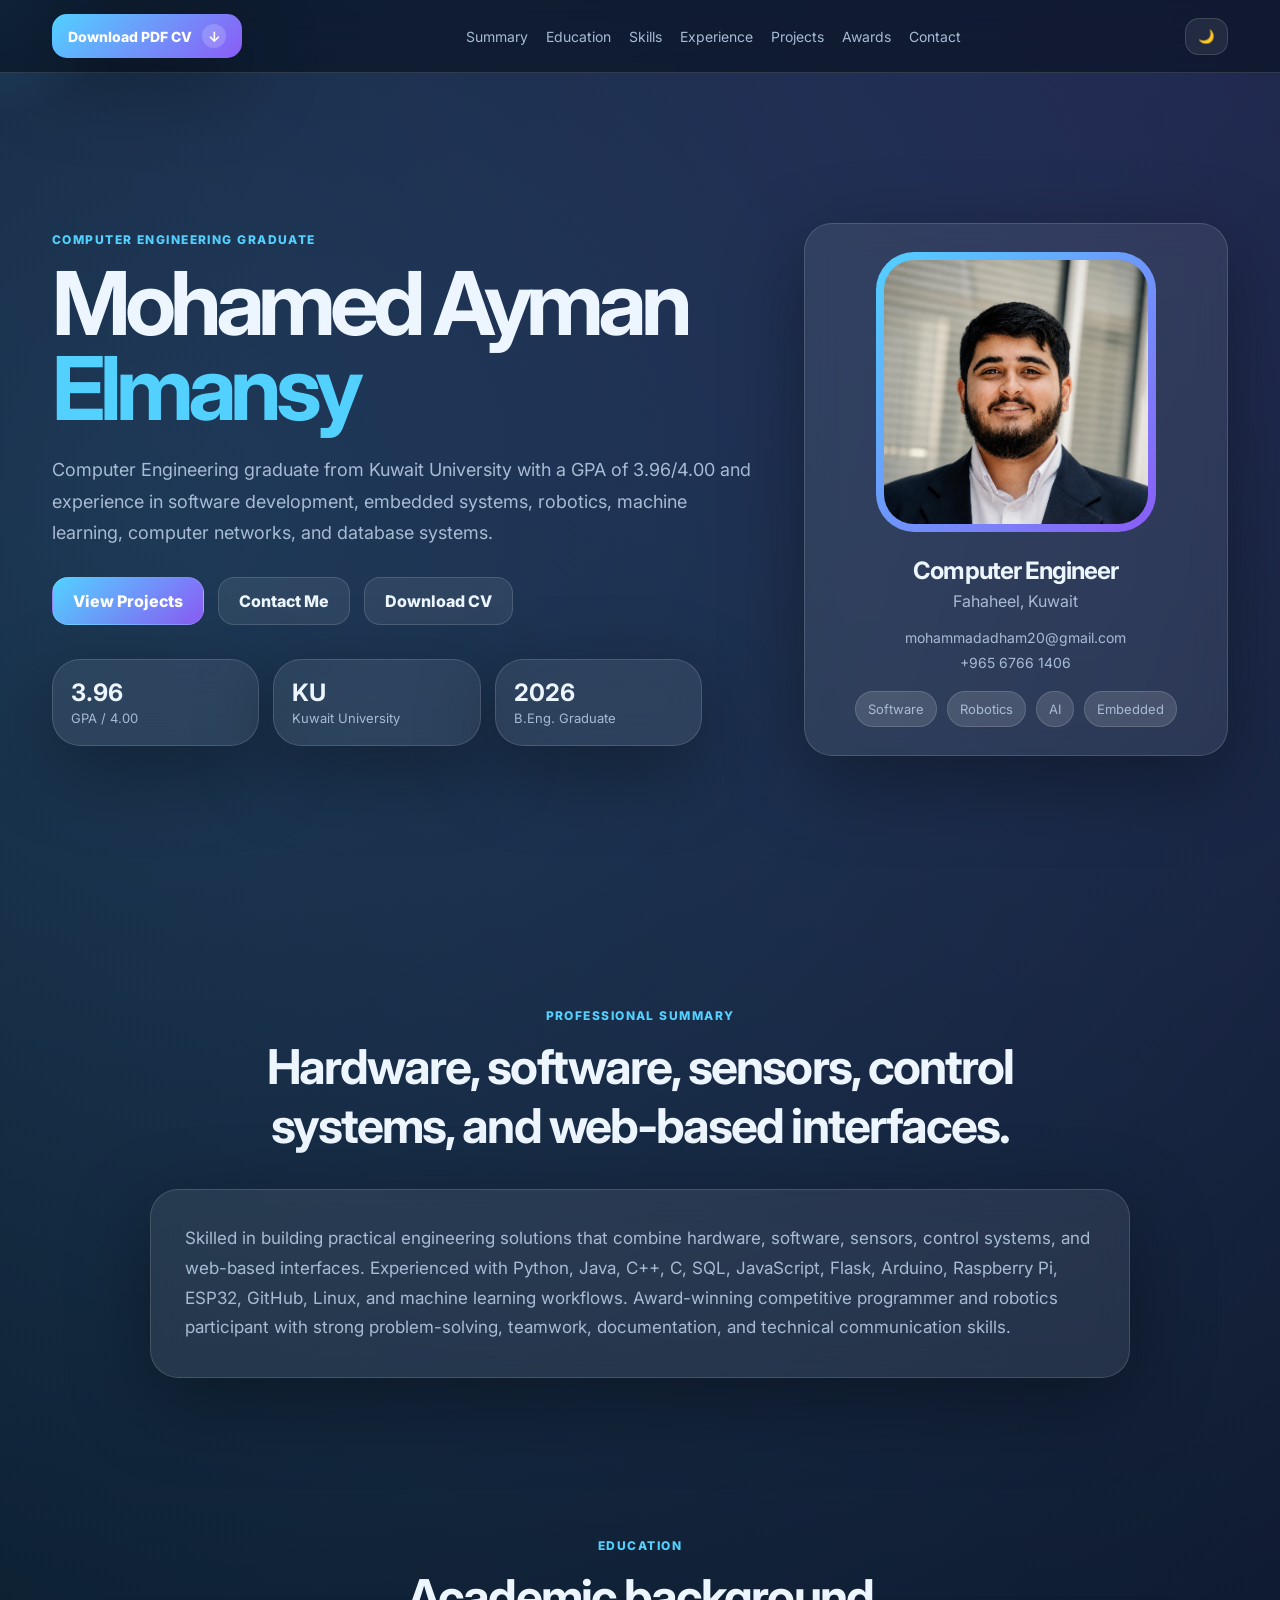
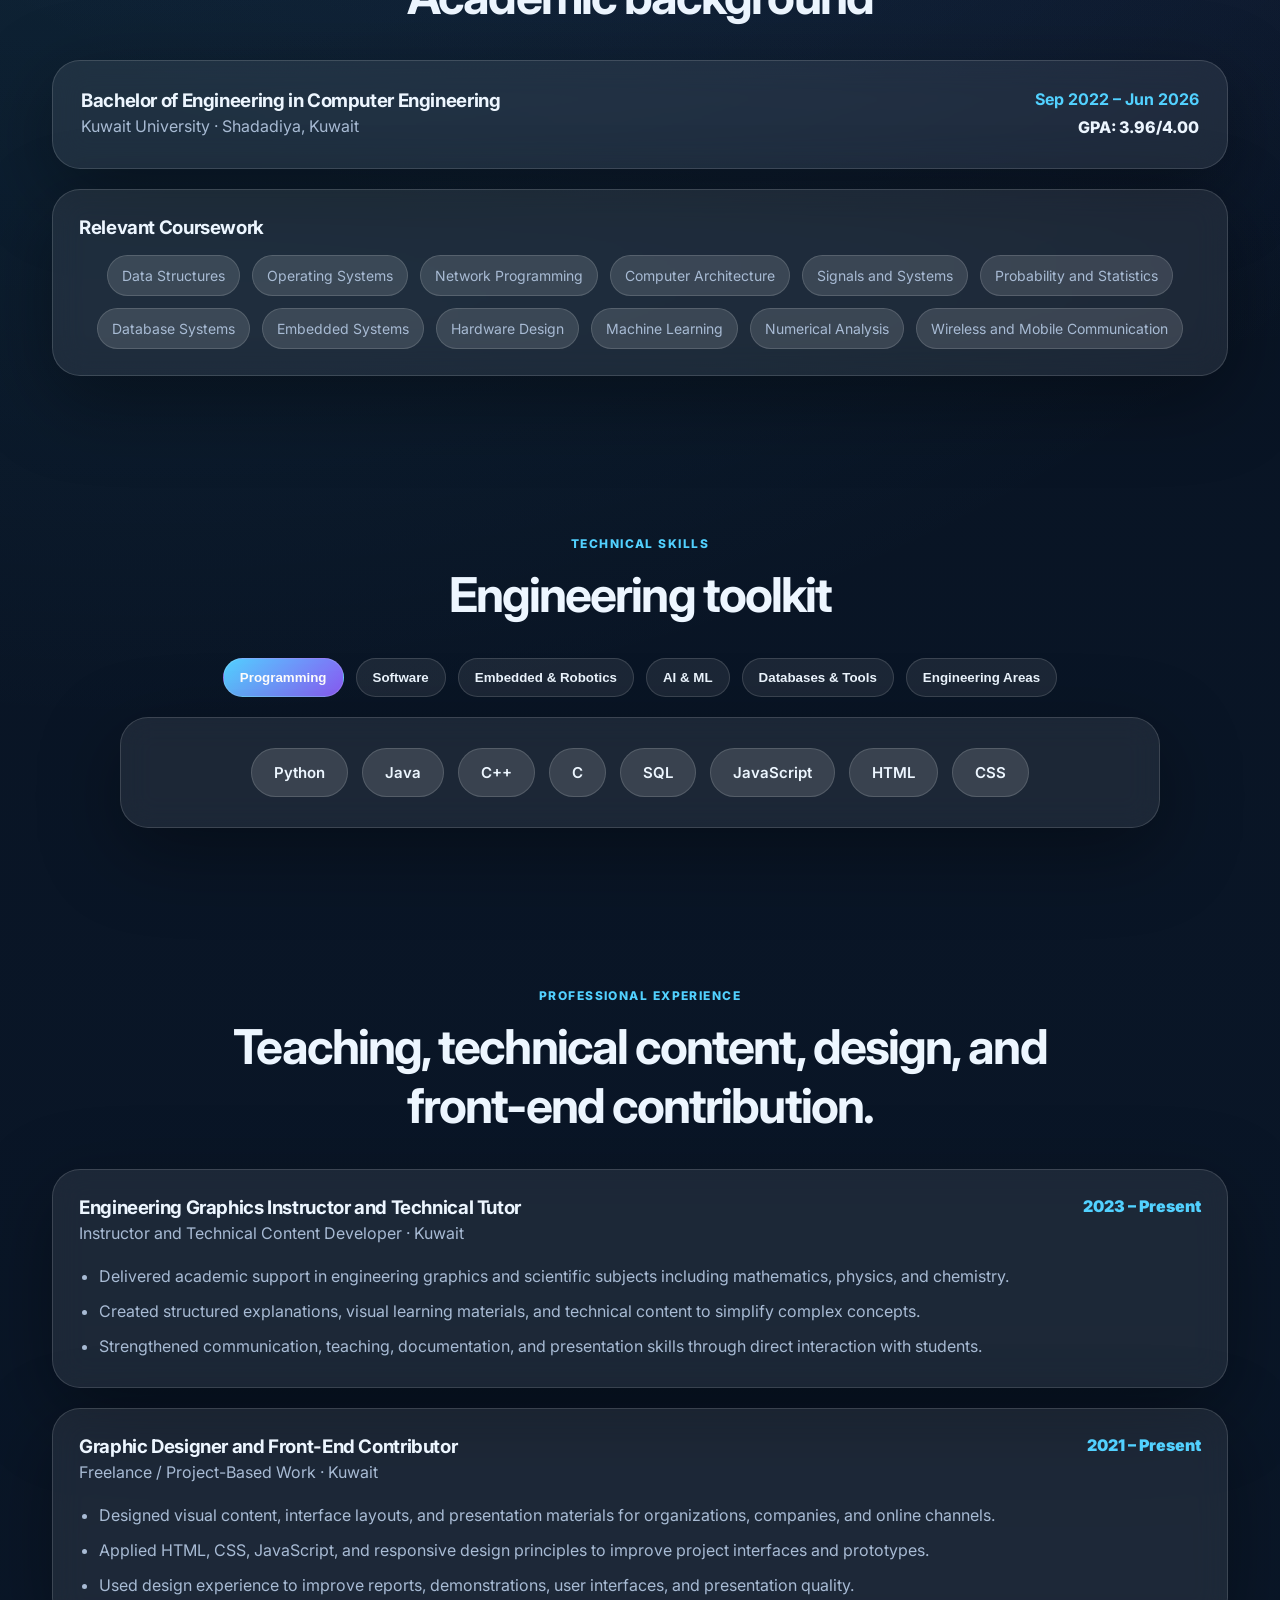
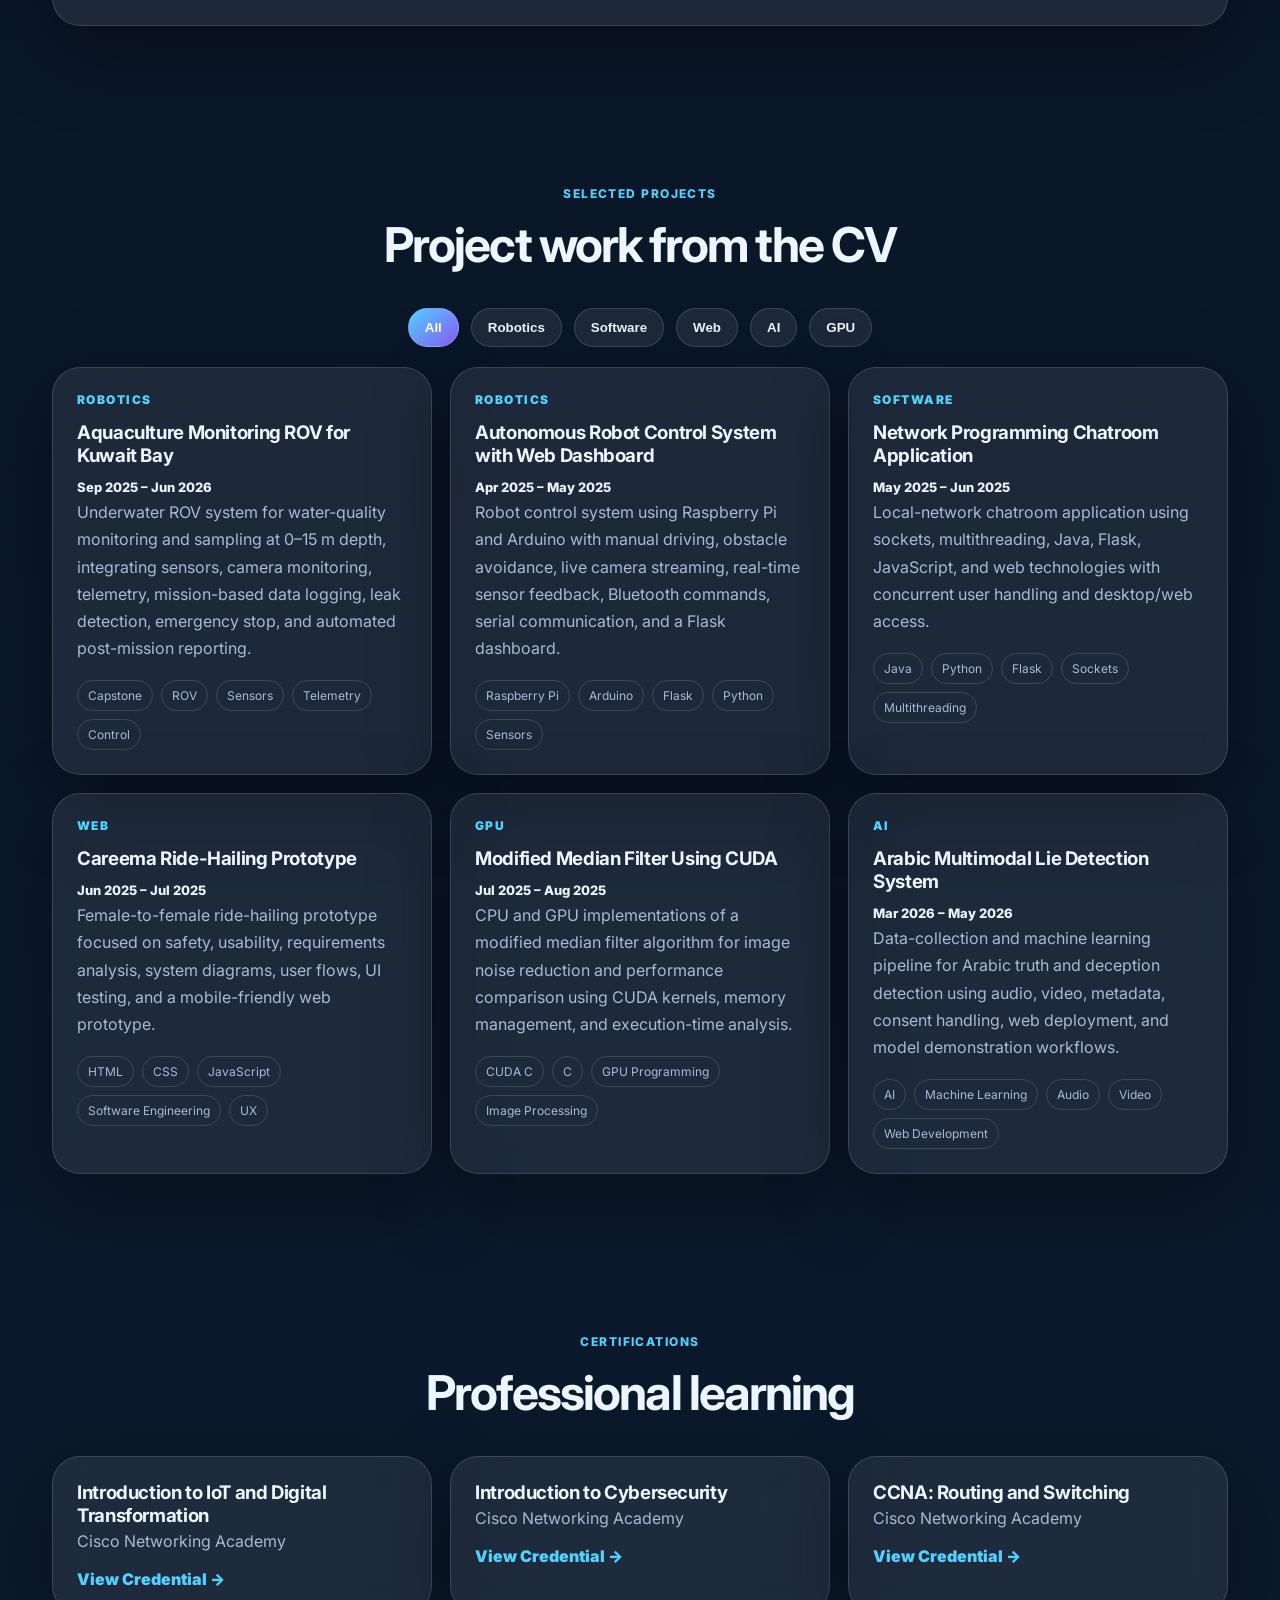
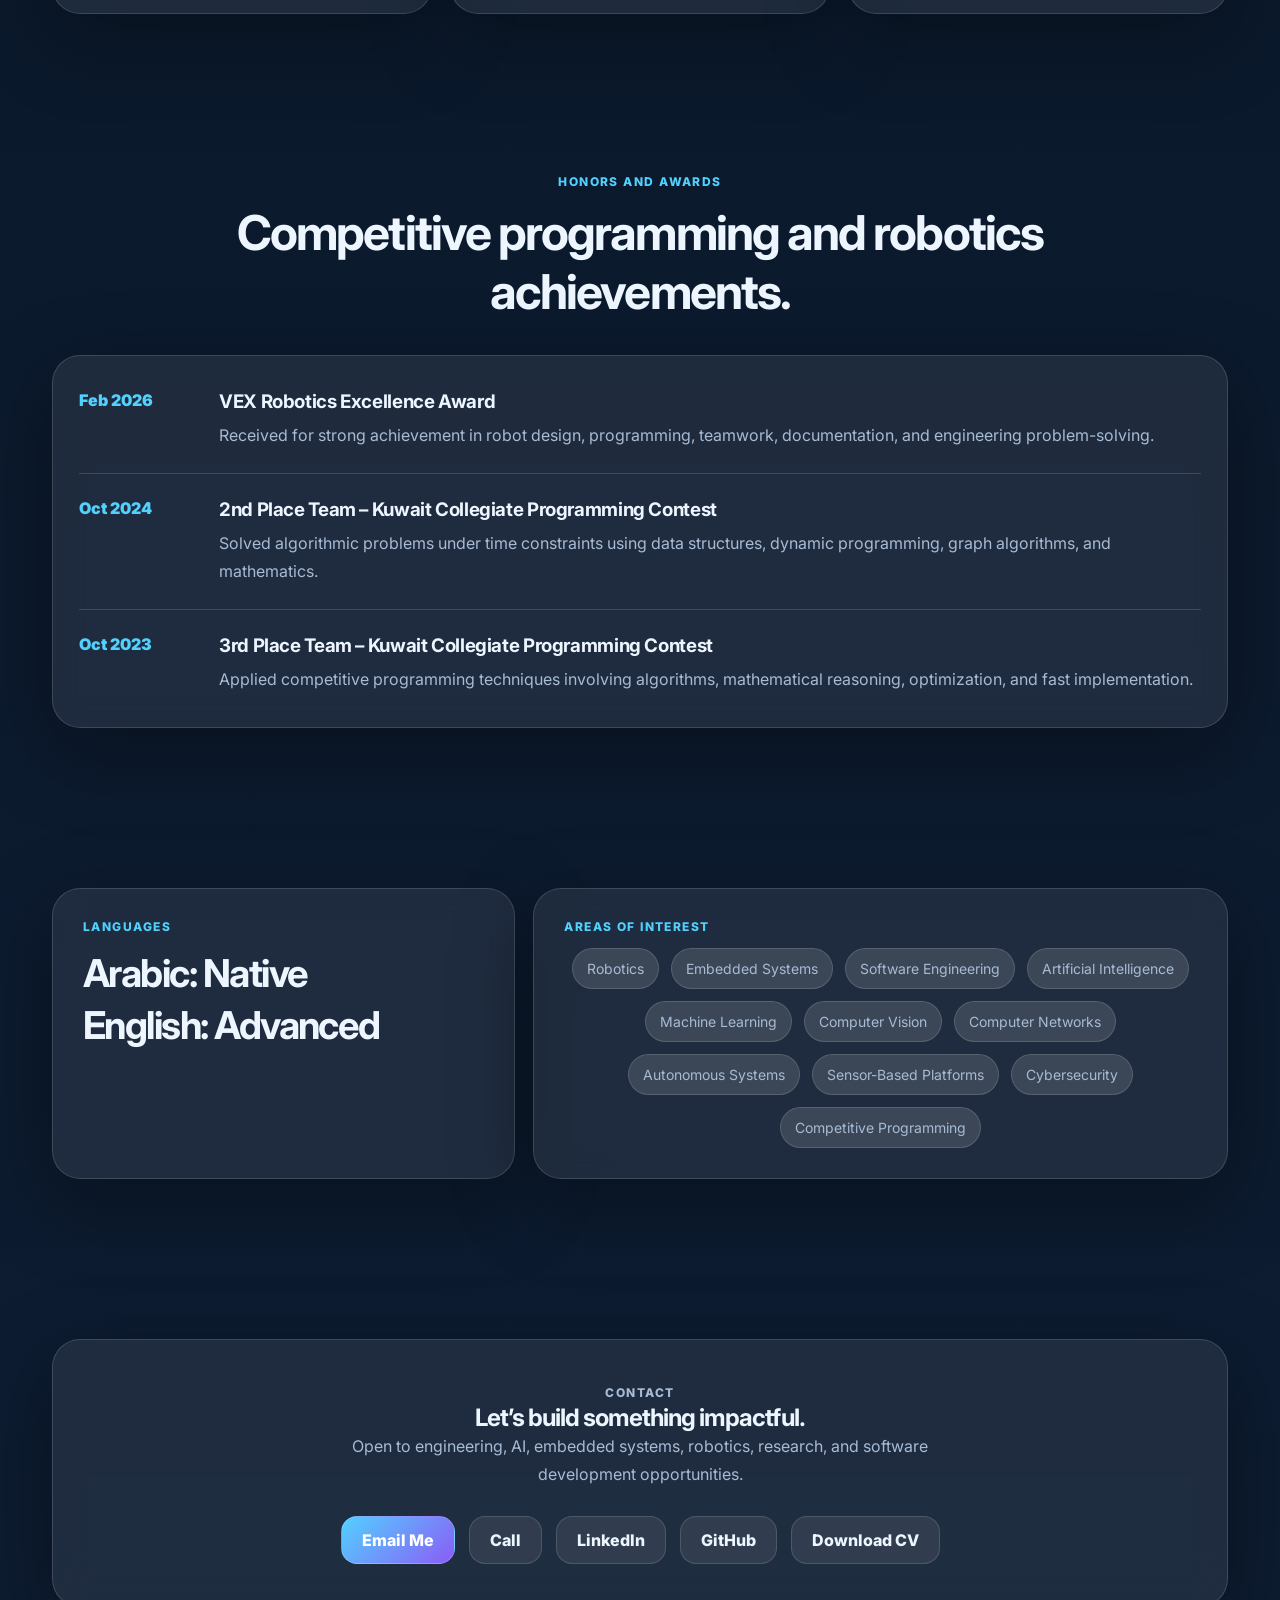
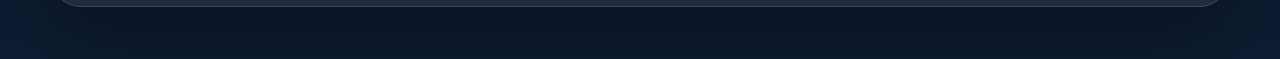
<file: index.html>
<!DOCTYPE html>
<html lang="en">
<head>
  <meta charset="UTF-8" />
  <meta name="viewport" content="width=device-width, initial-scale=1.0" />
  <title>Mohamed Ayman Elmansy | Computer Engineering Graduate</title>
  <meta name="description" content="Professional interactive CV website for Mohamed Ayman Elmansy, Computer Engineering Graduate from Kuwait University." />
  <link rel="preconnect" href="https://fonts.googleapis.com">
  <link rel="preconnect" href="https://fonts.gstatic.com" crossorigin>
  <link href="https://fonts.googleapis.com/css2?family=Inter:wght@400;500;600;700;800;900&display=swap" rel="stylesheet">
  <link rel="stylesheet" href="style.css" />
</head>
<body>
  <div class="cursor-glow" id="cursorGlow"></div>

  <header class="site-header" id="top">
    <nav class="navbar">
      <a class="download-cv top-download" href="assets/Mohamed_Ayman_Elmansy_CV.pdf" download>
        <span>Download PDF CV</span>
        <strong>↓</strong>
      </a>

      <button class="menu-toggle" id="menuToggle" aria-label="Toggle navigation">☰</button>

      <div class="nav-links" id="navLinks">
        <a href="#about">Summary</a>
        <a href="#education">Education</a>
        <a href="#skills">Skills</a>
        <a href="#experience">Experience</a>
        <a href="#projects">Projects</a>
        <a href="#awards">Awards</a>
        <a href="#contact">Contact</a>
      </div>

      <button class="theme-toggle" id="themeToggle" aria-label="Toggle theme">🌙</button>
    </nav>
  </header>

  <main>
    <section class="hero section">
      <div class="hero-content reveal">
        <p class="eyebrow">Computer Engineering Graduate</p>
        <h1>Mohamed Ayman<br><span>Elmansy</span></h1>
        <p class="hero-text">
          Computer Engineering graduate from Kuwait University with a GPA of 3.96/4.00 and experience in software development,
          embedded systems, robotics, machine learning, computer networks, and database systems.
        </p>

        <div class="hero-actions">
          <a class="btn primary" href="#projects">View Projects</a>
          <a class="btn secondary" href="#contact">Contact Me</a>
          <a class="btn secondary" href="assets/Mohamed_Ayman_Elmansy_CV.pdf" download>Download CV</a>
        </div>

        <div class="hero-stats">
          <div><strong>3.96</strong><span>GPA / 4.00</span></div>
          <div><strong>KU</strong><span>Kuwait University</span></div>
          <div><strong>2026</strong><span>B.Eng. Graduate</span></div>
        </div>
      </div>

      <div class="profile-card reveal">
        <div class="photo-frame">
          <img class="profile-photo" src="assets/Profile.jpg" alt="Mohamed Ayman Elmansy profile photo" onerror="this.style.display='none'; this.nextElementSibling.style.display='grid';">
          <div class="photo-placeholder">Add<br>Photo</div>
        </div>

        <h2>Computer Engineer</h2>
        <p>Fahaheel, Kuwait</p>

        <div class="quick-contact">
          <a href="mailto:mohammadadham20@gmail.com">mohammadadham20@gmail.com</a>
          <a href="tel:+96567661406">+965 6766 1406</a>
        </div>

        <div class="profile-tags">
          <span>Software</span><span>Robotics</span><span>AI</span><span>Embedded</span>
        </div>
      </div>
    </section>

    <section class="section about" id="about">
      <div class="section-heading reveal">
        <p class="eyebrow">Professional Summary</p>
        <h2>Hardware, software, sensors, control systems, and web-based interfaces.</h2>
      </div>

      <div class="summary-card reveal">
        <p>
          Skilled in building practical engineering solutions that combine hardware, software, sensors, control systems,
          and web-based interfaces. Experienced with Python, Java, C++, C, SQL, JavaScript, Flask, Arduino,
          Raspberry Pi, ESP32, GitHub, Linux, and machine learning workflows. Award-winning competitive programmer
          and robotics participant with strong problem-solving, teamwork, documentation, and technical communication skills.
        </p>
      </div>
    </section>

    <section class="section education" id="education">
      <div class="section-heading reveal">
        <p class="eyebrow">Education</p>
        <h2>Academic background</h2>
      </div>

      <div class="education-card reveal">
        <div>
          <h3>Bachelor of Engineering in Computer Engineering</h3>
          <p>Kuwait University · Shadadiya, Kuwait</p>
        </div>
        <div class="education-meta">
          <strong>Sep 2022 – Jun 2026</strong>
          <span>GPA: 3.96/4.00</span>
        </div>
      </div>

      <div class="coursework reveal">
        <h3>Relevant Coursework</h3>
        <div class="coursework-grid">
          <span>Data Structures</span>
          <span>Operating Systems</span>
          <span>Network Programming</span>
          <span>Computer Architecture</span>
          <span>Signals and Systems</span>
          <span>Probability and Statistics</span>
          <span>Database Systems</span>
          <span>Embedded Systems</span>
          <span>Hardware Design</span>
          <span>Machine Learning</span>
          <span>Numerical Analysis</span>
          <span>Wireless and Mobile Communication</span>
        </div>
      </div>
    </section>

    <section class="section skills" id="skills">
      <div class="section-heading reveal">
        <p class="eyebrow">Technical Skills</p>
        <h2>Engineering toolkit</h2>
      </div>

      <div class="skill-tabs reveal">
        <button class="tab active" data-tab="programming">Programming</button>
        <button class="tab" data-tab="software">Software</button>
        <button class="tab" data-tab="embedded">Embedded & Robotics</button>
        <button class="tab" data-tab="ai">AI & ML</button>
        <button class="tab" data-tab="tools">Databases & Tools</button>
        <button class="tab" data-tab="areas">Engineering Areas</button>
      </div>

      <div class="skills-panel reveal" id="skillsPanel"></div>
    </section>

    <section class="section experience" id="experience">
      <div class="section-heading reveal">
        <p class="eyebrow">Professional Experience</p>
        <h2>Teaching, technical content, design, and front-end contribution.</h2>
      </div>

      <div class="experience-grid">
        <article class="experience-card reveal">
          <div class="card-head">
            <div>
              <h3>Engineering Graphics Instructor and Technical Tutor</h3>
              <p>Instructor and Technical Content Developer · Kuwait</p>
            </div>
            <span>2023 – Present</span>
          </div>
          <ul>
            <li>Delivered academic support in engineering graphics and scientific subjects including mathematics, physics, and chemistry.</li>
            <li>Created structured explanations, visual learning materials, and technical content to simplify complex concepts.</li>
            <li>Strengthened communication, teaching, documentation, and presentation skills through direct interaction with students.</li>
          </ul>
        </article>

        <article class="experience-card reveal">
          <div class="card-head">
            <div>
              <h3>Graphic Designer and Front-End Contributor</h3>
              <p>Freelance / Project-Based Work · Kuwait</p>
            </div>
            <span>2021 – Present</span>
          </div>
          <ul>
            <li>Designed visual content, interface layouts, and presentation materials for organizations, companies, and online channels.</li>
            <li>Applied HTML, CSS, JavaScript, and responsive design principles to improve project interfaces and prototypes.</li>
            <li>Used design experience to improve reports, demonstrations, user interfaces, and presentation quality.</li>
          </ul>
        </article>
      </div>
    </section>

    <section class="section projects" id="projects">
      <div class="section-heading reveal">
        <p class="eyebrow">Selected Projects</p>
        <h2>Project work from the CV</h2>
      </div>

      <div class="filter-buttons reveal">
        <button class="filter active" data-filter="all">All</button>
        <button class="filter" data-filter="robotics">Robotics</button>
        <button class="filter" data-filter="software">Software</button>
        <button class="filter" data-filter="web">Web</button>
        <button class="filter" data-filter="ai">AI</button>
        <button class="filter" data-filter="gpu">GPU</button>
      </div>

      <div class="project-grid" id="projectGrid"></div>
    </section>

    <section class="section certifications" id="certifications">
      <div class="section-heading reveal">
        <p class="eyebrow">Certifications</p>
        <h2>Professional learning</h2>
      </div>

      <div class="cert-grid reveal">
        <a class="cert-card" href="https://www.credly.com/badges/b5041375-f8a5-4c40-9963-801c50849555" target="_blank" rel="noreferrer">
          <h3>Introduction to IoT and Digital Transformation</h3>
          <p>Cisco Networking Academy</p>
          <span>View Credential →</span>
        </a>
        <a class="cert-card" href="https://www.credly.com/badges/f31b03eb-e6d4-4bb1-b636-af145f18b319" target="_blank" rel="noreferrer">
          <h3>Introduction to Cybersecurity</h3>
          <p>Cisco Networking Academy</p>
          <span>View Credential →</span>
        </a>
        <a class="cert-card" href="https://www.credly.com/badges/4e2a3f66-a6fa-4da5-ba14-585c56ed888c" target="_blank" rel="noreferrer">
          <h3>CCNA: Routing and Switching</h3>
          <p>Cisco Networking Academy</p>
          <span>View Credential →</span>
        </a>
      </div>
    </section>

    <section class="section awards" id="awards">
      <div class="section-heading reveal">
        <p class="eyebrow">Honors and Awards</p>
        <h2>Competitive programming and robotics achievements.</h2>
      </div>

      <div class="timeline reveal">
        <div class="timeline-item">
          <span>Feb 2026</span>
          <div>
            <h3>VEX Robotics Excellence Award</h3>
            <p>Received for strong achievement in robot design, programming, teamwork, documentation, and engineering problem-solving.</p>
          </div>
        </div>
        <div class="timeline-item">
          <span>Oct 2024</span>
          <div>
            <h3>2nd Place Team – Kuwait Collegiate Programming Contest</h3>
            <p>Solved algorithmic problems under time constraints using data structures, dynamic programming, graph algorithms, and mathematics.</p>
          </div>
        </div>
        <div class="timeline-item">
          <span>Oct 2023</span>
          <div>
            <h3>3rd Place Team – Kuwait Collegiate Programming Contest</h3>
            <p>Applied competitive programming techniques involving algorithms, mathematical reasoning, optimization, and fast implementation.</p>
          </div>
        </div>
      </div>
    </section>

    <section class="section extras" id="extras">
      <div class="extras-grid">
        <div class="extra-card reveal">
          <p class="eyebrow">Languages</p>
          <h2>Arabic: Native<br>English: Advanced</h2>
        </div>
        <div class="extra-card reveal">
          <p class="eyebrow">Areas of Interest</p>
          <div class="interest-list">
            <span>Robotics</span>
            <span>Embedded Systems</span>
            <span>Software Engineering</span>
            <span>Artificial Intelligence</span>
            <span>Machine Learning</span>
            <span>Computer Vision</span>
            <span>Computer Networks</span>
            <span>Autonomous Systems</span>
            <span>Sensor-Based Platforms</span>
            <span>Cybersecurity</span>
            <span>Competitive Programming</span>
          </div>
        </div>
      </div>
    </section>

    <section class="section contact" id="contact">
      <div class="contact-card reveal">
        <p class="eyebrow">Contact</p>
        <h2>Let’s build something impactful.</h2>
        <p>Open to engineering, AI, embedded systems, robotics, research, and software development opportunities.</p>
        <div class="contact-actions">
          <a class="btn primary" href="mailto:mohammadadham20@gmail.com">Email Me</a>
          <a class="btn secondary" href="tel:+96567661406">Call</a>
          <a class="btn secondary" href="https://www.linkedin.com/in/mo-elmansy/" target="_blank" rel="noreferrer">LinkedIn</a>
          <a class="btn secondary" href="https://github.com/momansy/" target="_blank" rel="noreferrer">GitHub</a>
          <a class="btn secondary" href="assets/Mohamed_Ayman_Elmansy_CV.pdf" download>Download CV</a>
        </div>
      </div>
    </section>
  </main>

  <button class="back-to-top" id="backToTop" aria-label="Back to top">↑</button>
  <script src="script.js"></script>
</body>
</html>
</file>
<file: style.css>
:root {
  --bg: #07111f;
  --bg-soft: #0d1c31;
  --card: rgba(255, 255, 255, 0.08);
  --card-strong: rgba(255, 255, 255, 0.13);
  --text: #edf6ff;
  --muted: #a8bbd4;
  --accent: #52d1ff;
  --accent-2: #8b5cf6;
  --line: rgba(255, 255, 255, 0.14);
  --shadow: 0 24px 80px rgba(0, 0, 0, 0.35);
}

[data-theme="light"] {
  --bg: #f4f8ff;
  --bg-soft: #ffffff;
  --card: rgba(255, 255, 255, 0.82);
  --card-strong: rgba(255, 255, 255, 0.98);
  --text: #0a1728;
  --muted: #52637c;
  --accent: #1769aa;
  --accent-2: #5f4ee6;
  --line: rgba(10, 23, 40, 0.12);
  --shadow: 0 24px 70px rgba(13, 33, 61, 0.12);
}

* { box-sizing: border-box; margin: 0; padding: 0; }
html { scroll-behavior: smooth; }
body {
  font-family: Inter, system-ui, -apple-system, BlinkMacSystemFont, "Segoe UI", sans-serif;
  color: var(--text);
  background:
    radial-gradient(circle at 12% 8%, rgba(82, 209, 255, 0.18), transparent 30%),
    radial-gradient(circle at 88% 0%, rgba(139, 92, 246, 0.18), transparent 30%),
    linear-gradient(180deg, var(--bg), var(--bg-soft));
  min-height: 100vh;
  overflow-x: hidden;
}

a { color: inherit; text-decoration: none; }
ul { list-style-position: outside; padding-left: 20px; }

.cursor-glow {
  position: fixed;
  width: 260px;
  height: 260px;
  background: radial-gradient(circle, rgba(82, 209, 255, 0.16), transparent 65%);
  pointer-events: none;
  transform: translate(-50%, -50%);
  z-index: 0;
  opacity: 0.8;
}

.site-header {
  position: fixed;
  width: 100%;
  top: 0;
  z-index: 20;
  backdrop-filter: blur(18px);
  border-bottom: 1px solid var(--line);
  background: rgba(7, 17, 31, 0.62);
}
[data-theme="light"] .site-header { background: rgba(245, 248, 255, 0.82); }

.navbar {
  max-width: 1220px;
  margin: auto;
  padding: 14px 22px;
  display: flex;
  align-items: center;
  justify-content: space-between;
  gap: 16px;
}

.download-cv {
  display: inline-flex;
  align-items: center;
  gap: 10px;
  min-height: 44px;
  padding: 0 16px;
  border-radius: 15px;
  background: linear-gradient(135deg, var(--accent), var(--accent-2));
  color: white;
  font-size: 14px;
  font-weight: 800;
  box-shadow: var(--shadow);
}
.download-cv strong {
  width: 24px;
  height: 24px;
  display: grid;
  place-items: center;
  border-radius: 999px;
  background: rgba(255,255,255,0.18);
}

.nav-links {
  display: flex;
  align-items: center;
  justify-content: center;
  gap: 18px;
  font-size: 14px;
  color: var(--muted);
}
.nav-links a { transition: 0.22s ease; }
.nav-links a:hover { color: var(--text); }

.theme-toggle, .menu-toggle {
  border: 1px solid var(--line);
  color: var(--text);
  background: var(--card);
  border-radius: 14px;
  padding: 10px 12px;
  cursor: pointer;
}
.menu-toggle { display: none; }

.section {
  max-width: 1220px;
  margin: auto;
  padding: 108px 22px 52px;
  position: relative;
  z-index: 1;
}
.hero {
  min-height: 100vh;
  display: grid;
  grid-template-columns: 1.25fr 0.75fr;
  align-items: center;
  gap: 44px;
  padding-top: 130px;
}

.eyebrow {
  color: var(--accent);
  font-weight: 800;
  letter-spacing: 0.12em;
  text-transform: uppercase;
  font-size: 12px;
  margin-bottom: 14px;
}

h1 {
  font-size: clamp(46px, 7vw, 88px);
  line-height: 0.96;
  letter-spacing: -0.07em;
  margin-bottom: 24px;
}
h1 span { color: var(--accent); }
h2 { letter-spacing: -0.04em; }
h3 { letter-spacing: -0.02em; }

.hero-text, .summary-card p, .timeline p, .contact-card p, .cert-card p, .education-card p, .experience-card p {
  color: var(--muted);
  line-height: 1.75;
}
.hero-text { max-width: 720px; font-size: 18px; }

.hero-actions, .contact-actions {
  display: flex;
  flex-wrap: wrap;
  gap: 14px;
  margin-top: 28px;
}

.btn {
  display: inline-flex;
  align-items: center;
  justify-content: center;
  min-height: 48px;
  padding: 0 20px;
  border-radius: 16px;
  font-weight: 800;
  border: 1px solid var(--line);
  transition: 0.25s ease;
}
.btn:hover { transform: translateY(-3px); }
.btn.primary { background: linear-gradient(135deg, var(--accent), var(--accent-2)); color: white; }
.btn.secondary { background: var(--card); }

.hero-stats {
  display: grid;
  grid-template-columns: repeat(3, 1fr);
  gap: 14px;
  margin-top: 34px;
  max-width: 650px;
}

.hero-stats div,
.profile-card,
.summary-card,
.skills-panel,
.project-card,
.timeline,
.cert-card,
.contact-card,
.education-card,
.coursework,
.experience-card,
.extra-card {
  background: var(--card);
  border: 1px solid var(--line);
  border-radius: 28px;
  box-shadow: var(--shadow);
  backdrop-filter: blur(16px);
}

.hero-stats div { padding: 18px; }
.hero-stats strong { display: block; font-size: 24px; }
.hero-stats span { color: var(--muted); font-size: 13px; }

.profile-card {
  padding: 28px;
  text-align: center;
  transform-style: preserve-3d;
}
.photo-frame {
  width: min(100%, 280px);
  aspect-ratio: 1;
  margin: 0 auto 24px;
  border-radius: 38px;
  padding: 8px;
  background: linear-gradient(135deg, var(--accent), var(--accent-2));
  overflow: hidden;
  position: relative;
}
.profile-photo {
  width: 100%;
  height: 100%;
  border-radius: 30px;
  object-fit: cover;
  object-position: center;
  display: block;
}
.photo-placeholder {
  width: 100%;
  height: 100%;
  border-radius: 30px;
  display: none;
  place-items: center;
  background: var(--bg-soft);
  color: var(--muted);
  font-weight: 900;
  font-size: 30px;
}
.profile-card h2 { margin-bottom: 6px; }
.profile-card > p { color: var(--muted); }

.quick-contact {
  margin-top: 18px;
  display: grid;
  gap: 8px;
  color: var(--muted);
  font-size: 14px;
}
.quick-contact a:hover { color: var(--text); }

.profile-tags {
  display: flex;
  flex-wrap: wrap;
  justify-content: center;
  gap: 10px;
  margin-top: 20px;
}
.profile-tags span {
  padding: 9px 12px;
  border-radius: 999px;
  background: var(--card-strong);
  border: 1px solid var(--line);
  color: var(--muted);
  font-size: 13px;
}

.section-heading {
  max-width: 820px;
  margin: 0 auto 34px;
  text-align: center;
}
.section-heading h2 { font-size: clamp(30px, 4vw, 48px); }

.summary-card {
  padding: 34px;
  max-width: 980px;
  margin: 0 auto;
}
.summary-card p { font-size: 17px; }

.education-card {
  padding: 28px;
  display: grid;
  grid-template-columns: 1fr auto;
  gap: 22px;
  align-items: start;
}
.education-meta {
  text-align: right;
  display: grid;
  gap: 8px;
}
.education-meta strong { color: var(--accent); }
.education-meta span { color: var(--text); font-weight: 800; }

.coursework {
  margin-top: 20px;
  padding: 26px;
}
.coursework h3 { margin-bottom: 16px; }
.coursework-grid, .interest-list {
  display: flex;
  flex-wrap: wrap;
  justify-content: center;
  gap: 12px;
}
.coursework-grid span, .interest-list span {
  padding: 11px 14px;
  border-radius: 999px;
  background: var(--card-strong);
  border: 1px solid var(--line);
  color: var(--muted);
  font-size: 14px;
}

.skill-tabs, .filter-buttons {
  display: flex;
  gap: 12px;
  flex-wrap: wrap;
  justify-content: center;
  margin-bottom: 20px;
}
.tab, .filter {
  border: 1px solid var(--line);
  background: var(--card);
  color: var(--text);
  border-radius: 999px;
  padding: 11px 16px;
  cursor: pointer;
  font-weight: 800;
  transition: 0.25s ease;
}
.tab:hover, .filter:hover { transform: translateY(-2px); }
.tab.active, .filter.active { background: linear-gradient(135deg, var(--accent), var(--accent-2)); color: white; }

.skills-panel {
  padding: 30px;
  display: flex;
  flex-wrap: wrap;
  justify-content: center;
  align-items: center;
  gap: 14px;
  min-height: auto;
  max-width: 1040px;
  margin: 0 auto;
}
.skill-pill {
  padding: 14px 22px;
  border-radius: 999px;
  background: var(--card-strong);
  border: 1px solid var(--line);
  color: var(--text);
  font-size: 15px;
  font-weight: 600;
  text-align: center;
  white-space: nowrap;
  transition: 0.25s ease;
}
.skill-pill:hover {
  transform: translateY(-3px);
  background: linear-gradient(135deg, rgba(82, 209, 255, 0.18), rgba(139, 92, 246, 0.18));
}

.experience-grid {
  display: grid;
  gap: 20px;
}
.experience-card { padding: 26px; }
.card-head {
  display: grid;
  grid-template-columns: 1fr auto;
  gap: 20px;
  margin-bottom: 16px;
}
.card-head span {
  color: var(--accent);
  font-weight: 900;
  white-space: nowrap;
}
.experience-card li {
  color: var(--muted);
  line-height: 1.7;
  margin-top: 8px;
}

.project-grid {
  display: grid;
  grid-template-columns: repeat(3, 1fr);
  gap: 18px;
}
.project-card {
  padding: 24px;
  transition: 0.25s ease;
  overflow: hidden;
  position: relative;
}
.project-card:hover {
  transform: translateY(-6px);
  background: var(--card-strong);
}
.project-card .category {
  color: var(--accent);
  font-size: 12px;
  text-transform: uppercase;
  letter-spacing: 0.12em;
  font-weight: 900;
  margin-bottom: 14px;
}
.project-card p { color: var(--muted); line-height: 1.7; }
.project-card .period {
  display: inline-flex;
  margin: 12px 0 4px;
  color: var(--text);
  font-weight: 800;
  font-size: 13px;
}
.project-card .tech {
  display: flex;
  flex-wrap: wrap;
  gap: 8px;
  margin-top: 18px;
}
.project-card .tech span {
  font-size: 12px;
  color: var(--muted);
  padding: 7px 10px;
  border-radius: 999px;
  border: 1px solid var(--line);
}

.cert-grid {
  display: grid;
  grid-template-columns: repeat(3, 1fr);
  gap: 18px;
}
.cert-card {
  padding: 24px;
  display: block;
  transition: 0.25s ease;
}
.cert-card:hover {
  transform: translateY(-5px);
  background: var(--card-strong);
}
.cert-card span {
  display: inline-flex;
  color: var(--accent);
  font-weight: 900;
  margin-top: 14px;
}

.timeline { padding: 10px 26px; }
.timeline-item {
  display: grid;
  grid-template-columns: 120px 1fr;
  gap: 20px;
  padding: 24px 0;
  border-bottom: 1px solid var(--line);
}
.timeline-item:last-child { border-bottom: 0; }
.timeline-item > span {
  color: var(--accent);
  font-weight: 900;
}
.timeline h3 { margin-bottom: 8px; }

.extras-grid {
  display: grid;
  grid-template-columns: 0.8fr 1.2fr;
  gap: 18px;
}
.extra-card { padding: 30px; }
.extra-card h2 { line-height: 1.35; font-size: clamp(26px, 3vw, 40px); }

.contact-card {
  padding: 42px;
  text-align: center;
}
.contact-card p {
  max-width: 660px;
  margin: auto;
}
.contact-actions { justify-content: center; }

.back-to-top {
  position: fixed;
  right: 22px;
  bottom: 22px;
  width: 46px;
  height: 46px;
  border-radius: 50%;
  border: 1px solid var(--line);
  background: var(--card-strong);
  color: var(--text);
  cursor: pointer;
  opacity: 0;
  transform: translateY(12px);
  transition: 0.25s ease;
  z-index: 15;
}
.back-to-top.show {
  opacity: 1;
  transform: translateY(0);
}
.reveal {
  opacity: 0;
  transform: translateY(24px);
  transition: 0.7s ease;
}
.reveal.visible {
  opacity: 1;
  transform: translateY(0);
}

@media (max-width: 980px) {
  .menu-toggle { display: block; }
  .nav-links {
    position: absolute;
    top: 76px;
    right: 22px;
    left: 22px;
    display: none;
    flex-direction: column;
    align-items: stretch;
    background: var(--bg-soft);
    border: 1px solid var(--line);
    border-radius: 22px;
    padding: 20px;
  }
  .nav-links.open { display: flex; }
  .hero,
  .project-grid,
  .cert-grid,
  .extras-grid,
  .education-card {
    grid-template-columns: 1fr;
  }
  .hero { padding-top: 142px; }
  .hero-stats { grid-template-columns: 1fr; }
  .education-meta, .card-head { text-align: left; grid-template-columns: 1fr; }
}

@media (max-width: 560px) {
  .section { padding-left: 16px; padding-right: 16px; }
  .top-download span { display: none; }
  .top-download { padding: 0 12px; }
  .timeline-item { grid-template-columns: 1fr; gap: 8px; }
  .contact-card, .summary-card { padding: 28px 18px; }
  .skill-pill { width: 100%; }
}
</file>
